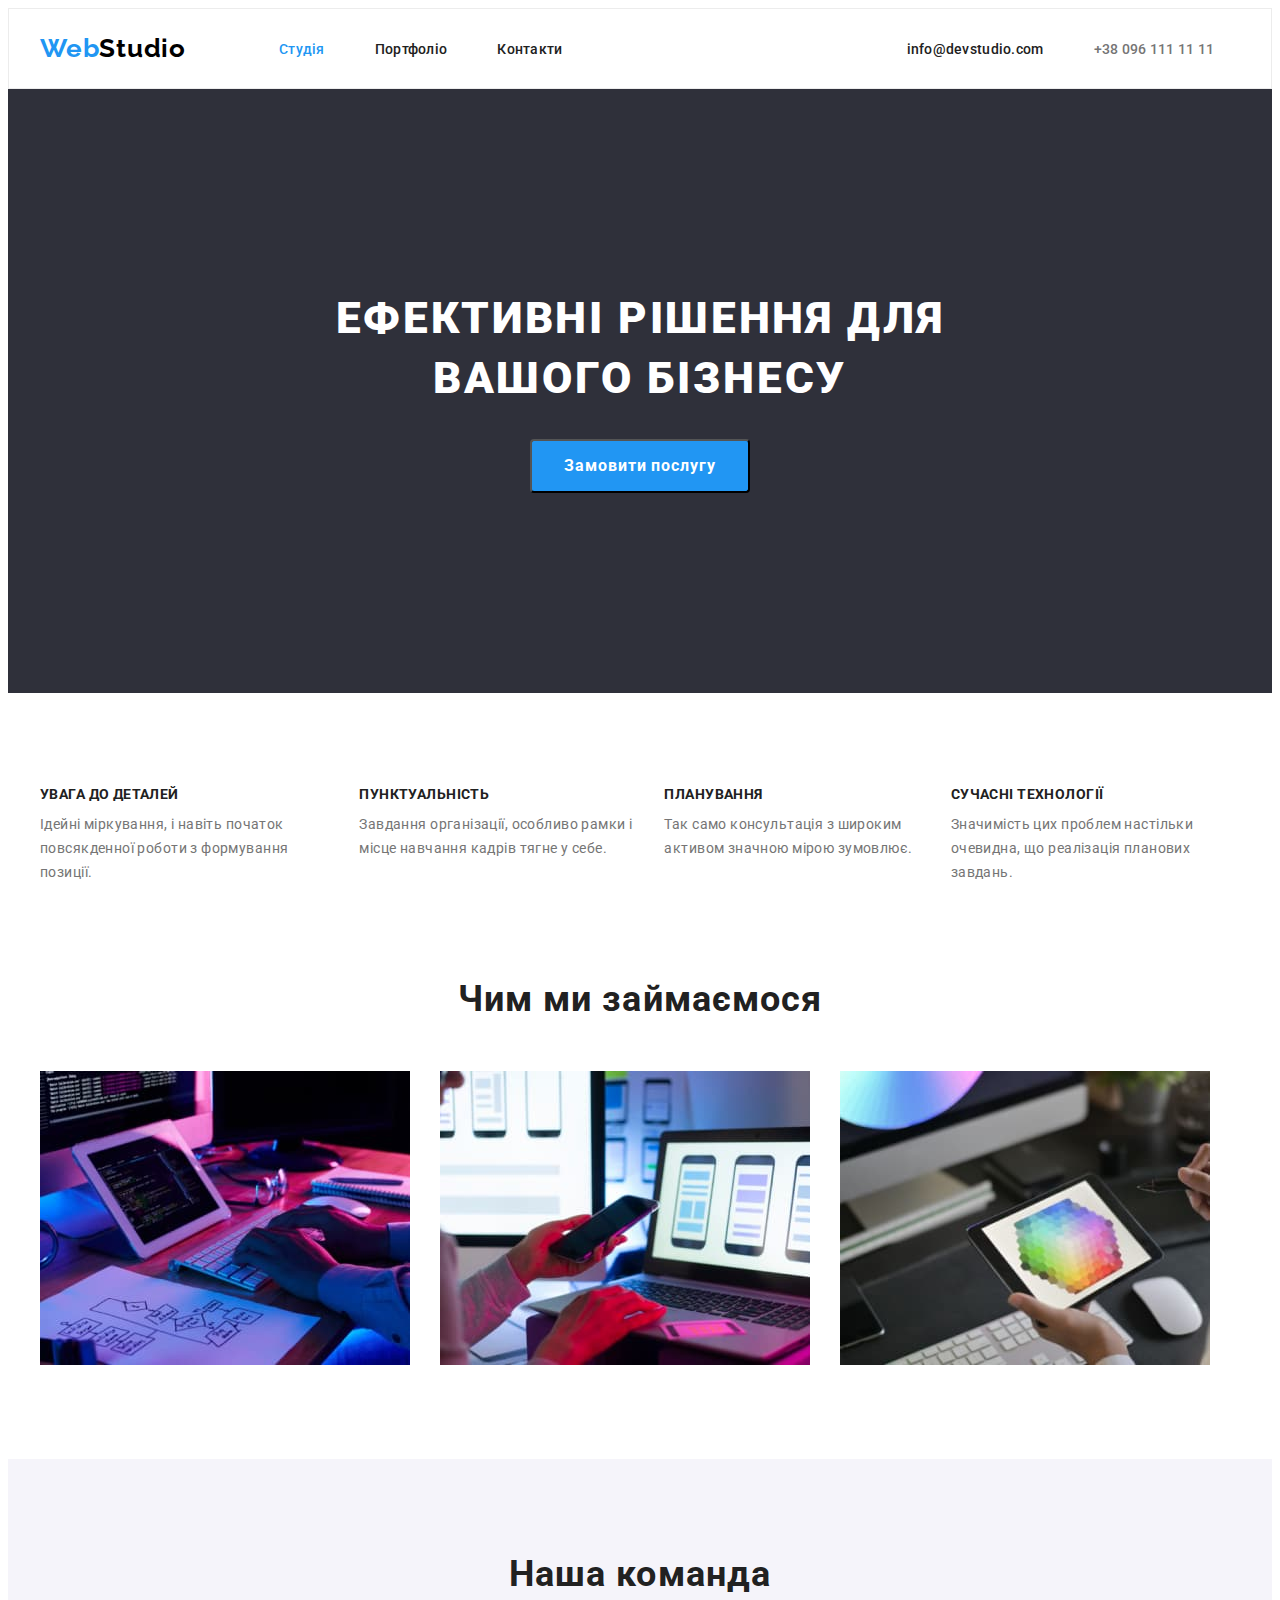
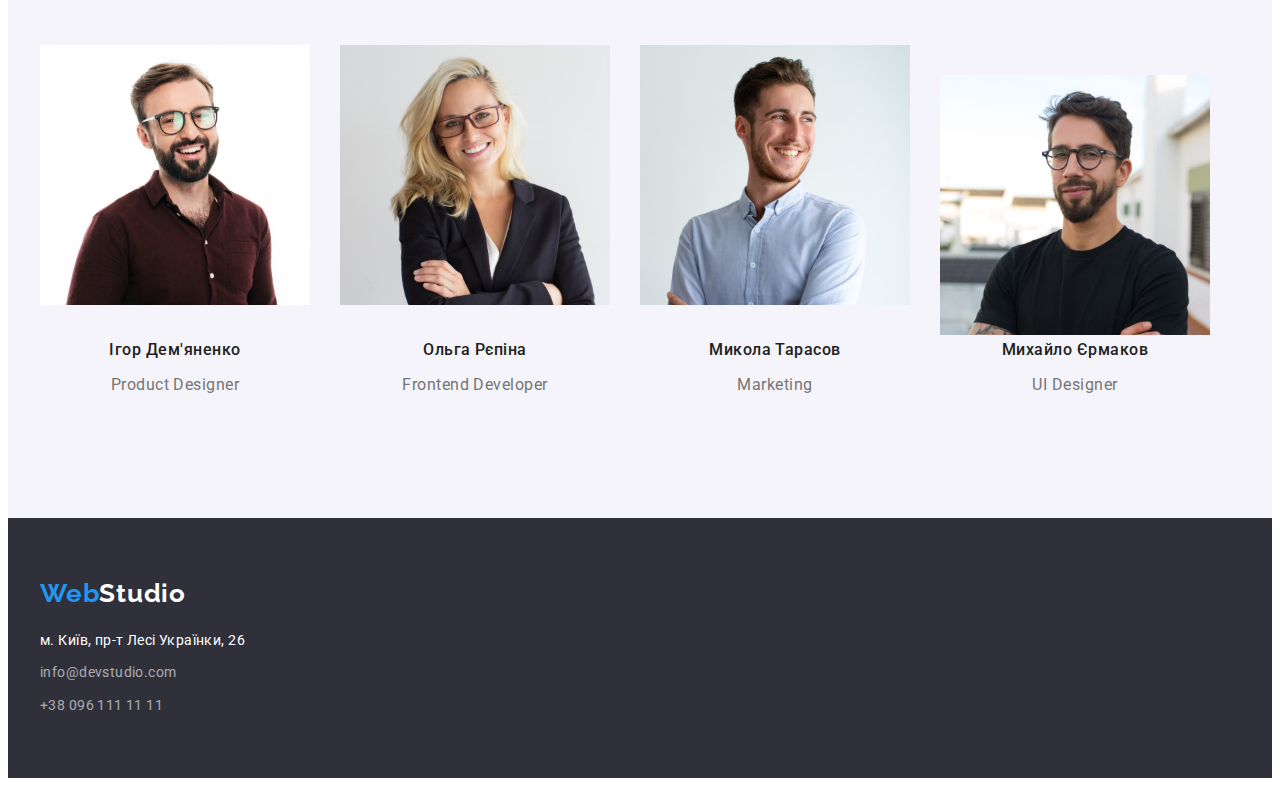
<file: index.html>
<!DOCTYPE html>
<html lang="uk">
  <head>
    <meta charset="UTF-8" />
    <meta http-equiv="X-UA-Compatible" content="IE=edge" />
    <meta name="viewport" content="width=device-width, initial-scale=1.0" />
    <title>Portfolio</title>
    <link rel="preconnect" href="https://fonts.googleapis.com" />
    <link rel="preconnect" href="https://fonts.gstatic.com" crossorigin />
    <link
      href="https://fonts.googleapis.com/css2?family=Raleway:wght@700&family=Roboto:wght@400;500;700;900&display=swap"
      rel="stylesheet"
    />
    <link
      rel="stylesheet"
      href="https://cdnjs.cloudflare.com/ajax/libs/modern-normalize/1.1.0/modern-normalize.min.css"
      integrity="sha512-wpPYUAdjBVSE4KJnH1VR1HeZfpl1ub8YT/NKx4PuQ5NmX2tKuGu6U/JRp5y+Y8XG2tV+wKQpNHVUX03MfMFn9Q=="
      crossorigin="anonymous"
      referrerpolicy="no-referrer"
    />
    <link rel="stylesheet" href="./css/styles.css" />
  </head>
  <body>
    <header class="header-page">
      <div class="container main-nav">
        <nav class="site">
          <a class="logo" href="/index.html"
            >Web<span class="black-logo">Studio</span></a
          >
          <ul class="site-nav">
            <li><a class="link current" href="/index.html">Студія</a></li>
            <li><a class="link" href="./portfolio.html">Портфоліо</a></li>
            <li><a class="link" href="">Контакти</a></li>
          </ul>
        </nav>
        <ul class="auth-nav">
          <li>
            <a class="link" href="mailto:info@devstudio.com"
              >info@devstudio.com</a
            >
          </li>
          <li>
            <a class="link tel" href="tel:+380961111111">+38 096 111 11 11</a>
          </li>
        </ul>
      </div>
    </header>
    <main>
      <section class="decision">
        <div class="container button-buy">
          <h1 class="title">Ефективні рішення для вашого бізнесу</h1>
          <button class="button" type="button">Замовити послугу</button>
        </div>
      </section>
      <section class="section-details">
        <div class="container details">
          <ul class="list">
            <li>
              <h2 class="sub-title">УВАГА ДО ДЕТАЛЕЙ</h2>
              <p class="description">
                Ідейні міркування, і навіть початок повсякденної роботи з
                формування позиції.
              </p>
            </li>
            <li>
              <h2 class="sub-title">ПУНКТУАЛЬНІСТЬ</h2>
              <p class="description">
                Завдання організації, особливо рамки і місце навчання кадрів
                тягне у себе.
              </p>
            </li>
            <li>
              <h2 class="sub-title">ПЛАНУВАННЯ</h2>
              <p class="description">
                Так само консультація з широким активом значною мірою зумовлює.
              </p>
            </li>
            <li>
              <h2 class="sub-title">СУЧАСНІ ТЕХНОЛОГІЇ</h2>
              <p class="description">
                Значимість цих проблем настільки очевидна, що реалізація
                планових завдань.
              </p>
            </li>
          </ul>
        </div>
      </section>
      <section class="hero">
        <div class="container">
          <h2 class="pre-title">Чим ми займаємося</h2>
          <ul class="list-do">
            <li>
              <a href=""
                ><img src="./img/img1.jpg" alt="набір символів" width="370"
              /></a>
            </li>
            <li>
              <a href=""
                ><img src="./img/img2.jpg" alt="розробка макету" width="370"
              /></a>
            </li>
            <li>
              <a href=""
                ><img src="./img/img3.jpg" alt="дизайн" width="370" />
              </a>
            </li>
          </ul>
        </div>
      </section>
      <section class="team">
        <div class="container">
          <h2 class="pre-title">Наша команда</h2>
          <ul class="list-team our-team">
            <li>
              <img src="./img/img4.jpg" alt="Ігор Дем'яненко" width="270" />
              <div class="title-profession">
                <h3 class="title-name">Ігор Дем'яненко</h3>
                <p class="description-name">Product Designer</p>
              </div>
            </li>

            <li>
              <img src="./img/img5.jpg" alt="Ольга Рєпіна" width="270" />
              <div class="title-profession">
                <h3 class="title-name">Ольга Рєпіна</h3>
                <p class="description-name">Frontend Developer</p>
              </div>
            </li>
            <li>
              <img src="./img/img6.jpg" alt="Микола Тарасов" width="270" />
              <div class="title-profession">
                <h3 class="title-name">Микола Тарасов</h3>
                <p class="description-name">Marketing</p>
              </div>
            </li>
            <li>
              <div class="title-profession">
                <img src="./img/img7.jpg" alt="Михайло Єрмаков" width="270" />
                <h3 class="title-name">Михайло Єрмаков</h3>

                <p class="description-name">UI Designer</p>
              </div>
            </li>
          </ul>
        </div>
      </section>
    </main>
    <footer class="footer">
      <div class="container">
        <a class="logo-footer" href="/index.html"
          >Web<span class="partlogo">Studio</span></a
        >
        <address class="adress">
          <a class="street" href="">м. Київ, пр-т Лесі Українки, 26</a>
          <ul class="communication">
            <li class="contact-item">
              <a class="contact mail" href="mailto:info@devstudio.com"
                >info@devstudio.com</a
              >
            </li>
            <li>
              <a class="contact" href="tel:+380961111111">+38 096 111 11 11</a>
            </li>
          </ul>
        </address>
      </div>
    </footer>
  </body>
</html>
</file>
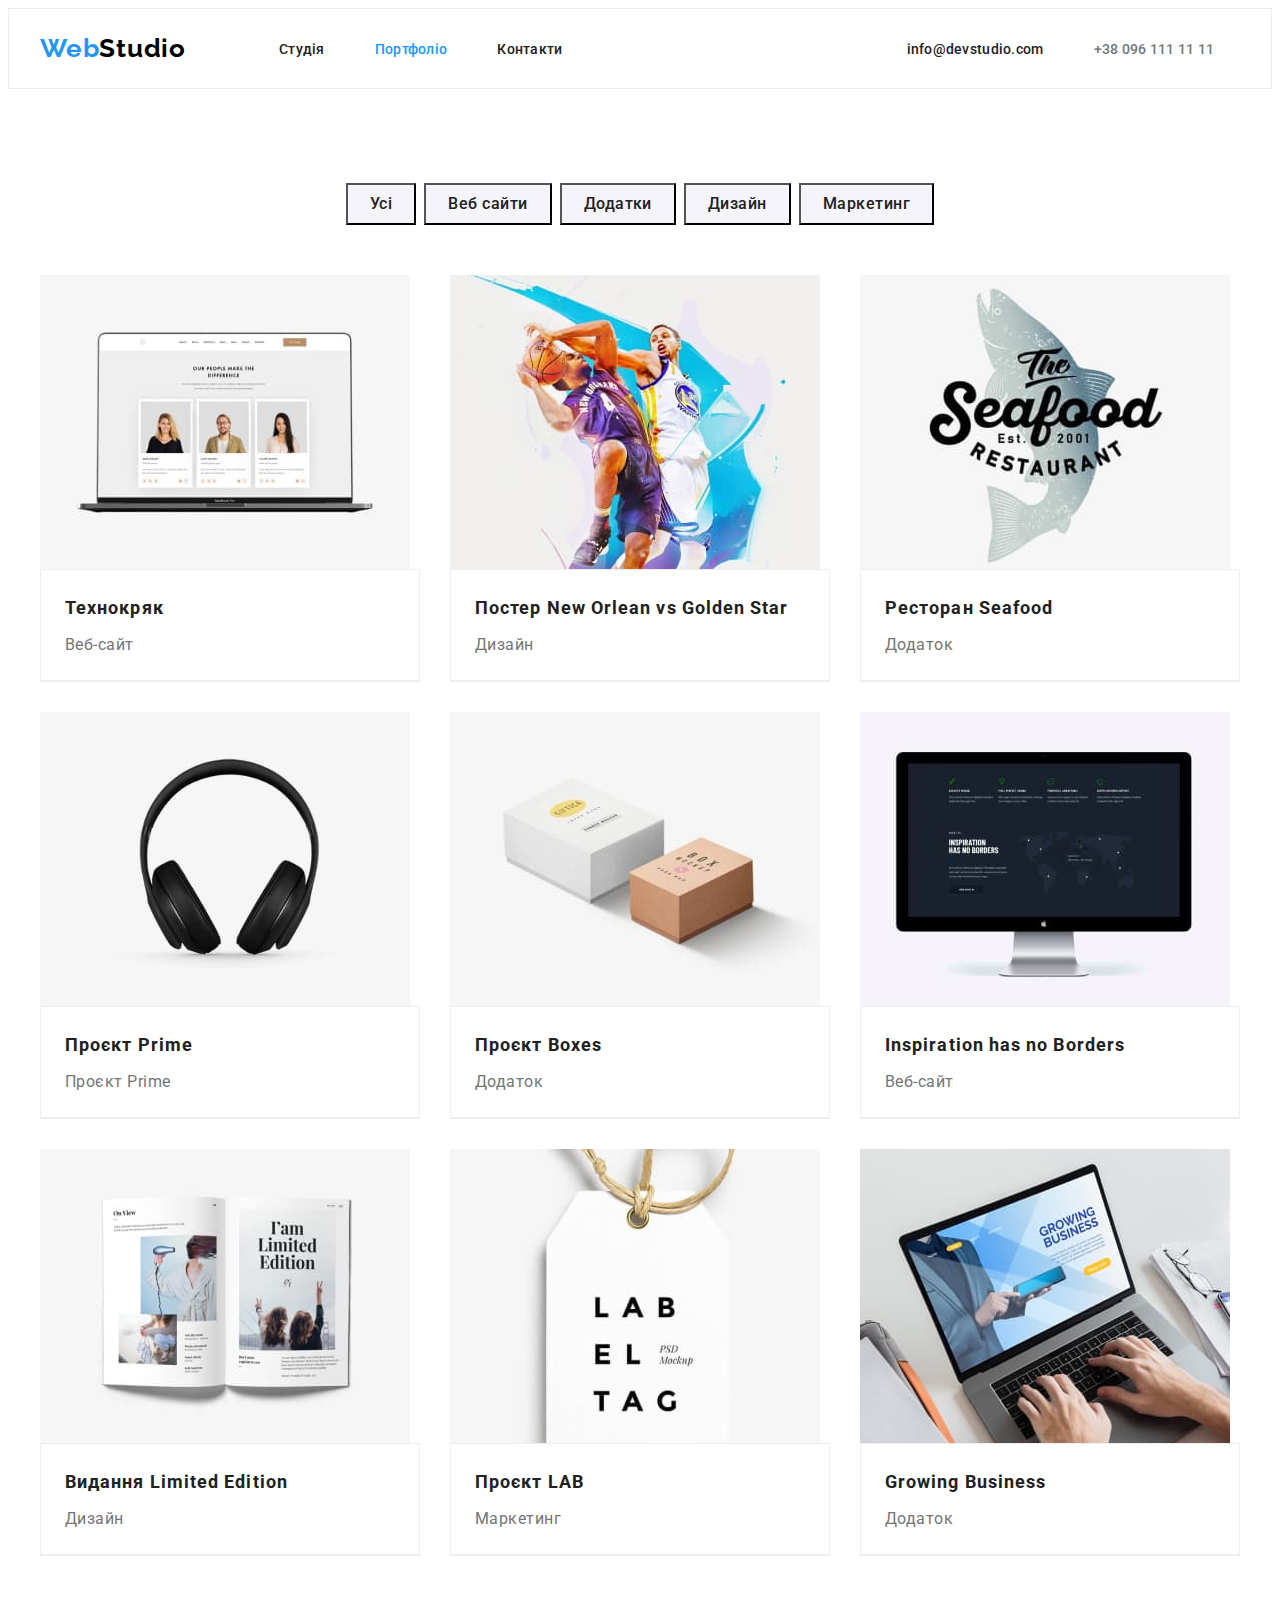
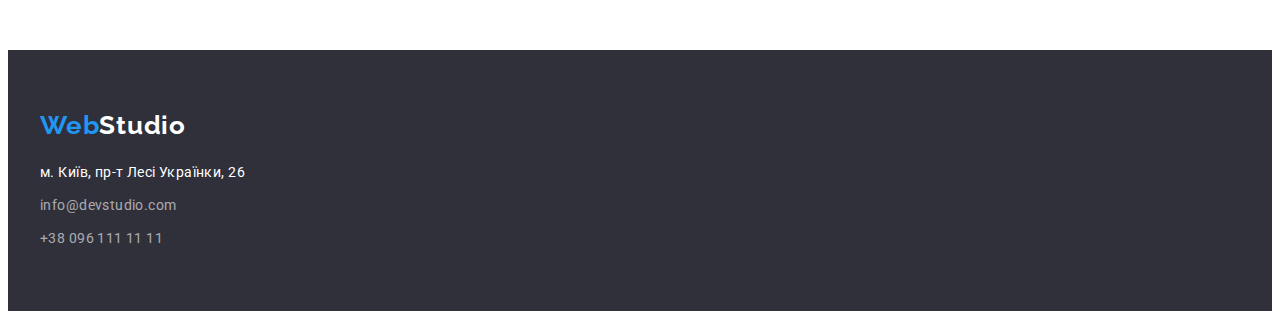
<file: portfolio.html>
<!DOCTYPE html>
<html lang="uk">
  <head>
    <meta charset="UTF-8" />
    <meta http-equiv="X-UA-Compatible" content="IE=edge" />
    <meta name="viewport" content="width=device-width, initial-scale=1.0" />
    <title>Portfolio</title>
    <link rel="preconnect" href="https://fonts.googleapis.com" />
    <link rel="preconnect" href="https://fonts.gstatic.com" crossorigin />
    <link
      href="https://fonts.googleapis.com/css2?family=Raleway:wght@700&family=Roboto:wght@400;500;700;900&display=swap"
      rel="stylesheet"
    />
    <link
      rel="stylesheet"
      href="https://cdnjs.cloudflare.com/ajax/libs/modern-normalize/1.1.0/modern-normalize.min.css"
      integrity="sha512-wpPYUAdjBVSE4KJnH1VR1HeZfpl1ub8YT/NKx4PuQ5NmX2tKuGu6U/JRp5y+Y8XG2tV+wKQpNHVUX03MfMFn9Q=="
      crossorigin="anonymous"
      referrerpolicy="no-referrer"
    />
    <link rel="stylesheet" href="./css/styles.css" />
  </head>
  <body>
    <header class="header-page">
      <div class="container main-nav">
        <nav class="site">
          <a class="logo" href="./index.html"
            >Web<span class="black-logo">Studio</span></a
          >
          <ul class="site-nav">
            <li><a class="link" href="./index.html">Студія</a></li>
            <li>
              <a class="link current" href="/portfolio.html">Портфоліо</a>
            </li>
            <li><a class="link" href="">Контакти</a></li>
          </ul>
        </nav>
        <ul class="auth-nav">
          <li>
            <a class="link" href="mailto:info@devstudio.com"
              >info@devstudio.com</a
            >
          </li>
          <li>
            <a class="link tel" href="tel:+380961111111">+38 096 111 11 11</a>
          </li>
        </ul>
      </div>
    </header>
    <main>
      <section class="type-button">
        <div class="container">
          <div class="filter-button">
            <ul class="list-button">
              <li>
                <button class="button-filter" type="button">Усі</button>
              </li>
              <li>
                <button class="button-filter" type="button">Веб сайти</button>
              </li>
              <li>
                <button class="button-filter" type="button">Додатки</button>
              </li>
              <li>
                <button class="button-filter" type="button">Дизайн</button>
              </li>
              <li>
                <button class="button-filter" type="button">Маркетинг</button>
              </li>
            </ul>
          </div>
          <ul class="list-image">
            <li class="portfolio-image">
              <a class="link-img" href=""
                ><img src="./img/img8.jpg" alt="Ноутбук" width="370" />
                <div class="description-image">
                  <h2 class="title-description">Технокряк</h2>
                  <p class="sub-description">Веб-сайт</p>
                </div>
              </a>
            </li>
            <li class="portfolio-image">
              <a class="link-img" href=""
                ><img src="./img/img9.jpg" alt="Баскетбол" width="370" />
                <div class="description-image">
                  <h2 class="title-description">
                    Постер New Orlean vs Golden Star
                  </h2>
                  <p class="sub-description">Дизайн</p>
                </div>
              </a>
            </li>
            <li class="portfolio-image">
              <a class="link-img" href=""
                ><img src="./img/img10.jpg" alt="Риба" width="370" />
                <div class="description-image">
                  <h2 class="title-description">Ресторан Seafood</h2>
                  <p class="sub-description">Додаток</p>
                </div>
              </a>
            </li>
            <li class="portfolio-image">
              <a class="link-img" href=""
                ><img src="./img/img11.jpg" alt="Навушники" width="370" />
                <div class="description-image">
                  <h2 class="title-description">Проєкт Prime</h2>
                  <p class="sub-description">Проєкт Prime</p>
                </div>
              </a>
            </li>
            <li class="portfolio-image">
              <a class="link-img" href=""
                ><img src="./img/img12.jpg" alt="Коробки" width="370" />
                <div class="description-image">
                  <h2 class="title-description">Проєкт Boxes</h2>
                  <p class="sub-description">Додаток</p>
                </div>
              </a>
            </li>
            <li class="portfolio-image">
              <a class="link-img" href=""
                ><img src="./img/img13.jpg" alt="Монітор" width="370" />
                <div class="description-image">
                  <h2 class="title-description">Inspiration has no Borders</h2>
                  <p class="sub-description">Веб-сайт</p>
                </div>
              </a>
            </li>
            <li class="portfolio-image">
              <a class="link-img" href=""
                ><img src="./img/img14.jpg" alt="Книга" width="370" />
                <div class="description-image">
                  <h2 class="title-description">Видання Limited Edition</h2>
                  <p class="sub-description">Дизайн</p>
                </div>
              </a>
            </li>
            <li class="portfolio-image">
              <a class="link-img" href=""
                ><img src="./img/img15.jpg" alt="Брелок" width="370" />
                <div class="description-image">
                  <h2 class="title-description">Проєкт LAB</h2>
                  <p class="sub-description">Маркетинг</p>
                </div>
              </a>
            </li>
            <li class="portfolio-image">
              <a class="link-img" href=""
                ><img src="./img/img16.jpg" alt="Ноутбук" width="370" />
                <div class="description-image">
                  <h2 class="title-description">Growing Business</h2>
                  <p class="sub-description">Додаток</p>
                </div>
              </a>
            </li>
          </ul>
        </div>
      </section>
    </main>
    <footer class="footer">
      <div class="container">
        <a class="logo-footer" href="/index.html"
          >Web<span class="partlogo">Studio</span></a
        >
        <address class="adress">
          <a class="street" href="">м. Київ, пр-т Лесі Українки, 26</a>
          <ul class="communication">
            <li class="contact-item">
              <a class="contact" href="mailto:info@devstudio.com"
                >info@devstudio.com</a
              >
            </li>
            <li>
              <a class="contact" href="tel:+380961111111">+38 096 111 11 11</a>
            </li>
          </ul>
        </address>
      </div>
    </footer>
  </body>
</html>
</file>
<file: css/styles.css>
body {
  font-family: "Roboto", sans-serif;
  font-style: normal;
  background-color: #ffffff;
}
:root {
  --brand-color: #ffffff;
  --text-color: #212121;
  --button-color: #2196f3;
}

p,
h1,
h2,
h3,
h4,
h5,
h6 {
  margin: 0;
}
ul,
ol {
  margin: 0;
  padding-left: 0;
}
button {
  cursor: pointer;
}
address {
  font-style: normal;
  margin-top: 20px;
}
img {
  display: block;
}

.container {
  width: 1200px;
  padding-left: 15px;
  padding-right: 15px;
  margin: 0 auto;
}

.header-page {
  padding-top: 24px;
  padding-bottom: 24px;
  border: 1px solid #ececec;
  display: flex;
  align-items: center;
}

.logo {
  font-family: "Raleway";
  font-weight: 700;
  font-size: 26px;
  line-height: 1.19;
  letter-spacing: 0.03em;
  color: var(--button-color);
  text-decoration: none;
  margin-right: 93px;
}
.black-logo {
  color: #000;
}
.partlogo {
  color: var(--brand-color);
}

.button-buy {
  display: flex;
  flex-direction: column;
  align-items: center;
}
.decision {
  padding-top: 200px;
  padding-bottom: 200px;
  background-color: #2f303a;
  display: flex;
  align-items: center;
}
.footer {
  background-color: #2f303a;
}

.site-nav,
.auth-nav,
.communication,
.list,
.header-page,
.list-button,
.list-image,
.list-do,
.list-team {
  list-style-type: none;
}
.link {
  font-weight: 500;
  font-size: 14px;
  line-height: 1.14;
  letter-spacing: 0.02em;
  color: var(--text-color);
  text-decoration: none;
}

.link:hover,
.link:focus {
  color: var(--button-color);
}
.link:active {
  color: var(--button-color);
}

.tel {
  color: #757575;
}
.street {
  font-size: 14px;
  line-height: 1.71;
  letter-spacing: 0.03em;
  color: var(--brand-color);
  text-decoration: none;
  font-style: normal;
  margin-bottom: 9px;
}
.contact {
  font-size: 14px;
  line-height: 1.71;
  letter-spacing: 0.03em;
  color: rgba(255, 255, 255, 0.6);
  text-decoration: none;
  font-style: normal;
  margin-bottom: 9px;
}

.current {
  color: #2196f3;
}

.title {
  font-weight: 900;
  font-size: 44px;
  line-height: 1.36;
  letter-spacing: 0.06em;
  text-align: center;
  color: var(--brand-color);
  text-transform: uppercase;
  margin-bottom: 30px;
  max-width: 696px;
}
.button {
  background-color: var(--button-color);
  font-weight: 700;
  font-size: 16px;
  line-height: 1.88;
  letter-spacing: 0.06em;
  color: var(--brand-color);
  font-family: inherit;
  border-radius: 4px;
  padding: 10px 32px;
  min-width: 216px;
  text-align: center;
  display: inline-block;
}

.list {
  display: flex;
  gap: 30px;
}

.details {
  display: flex;
}

.list-do {
  display: flex;
  gap: 30px;
}

.pre-title {
  font-weight: 700;
  font-size: 36px;
  line-height: 1.17;
  letter-spacing: 0.03em;
  color: var(--text-color);
  margin-bottom: 50px;
  text-align: center;
}
.description {
  font-size: 14px;
  line-height: 1.71;
  letter-spacing: 0.03em;
  color: #757575;
}
.sub-title {
  font-weight: 700;
  font-size: 14px;
  line-height: 1.14;
  letter-spacing: 0.03em;
  text-transform: uppercase;
  color: var(--text-color);
  margin-bottom: 10px;
}
.type-button {
  text-decoration: none;
  background-color: #fff;
  padding-top: 94px;
  padding-bottom: 94px;
}

.filter-button {
  display: flex;
  justify-content: center;
}
.list-button {
  display: flex;
  gap: 8px;
  text-align: center;
}
.hero {
  padding-bottom: 94px;
}
.link-img {
  text-decoration: none;
}
.team {
  background-color: #f5f4fa;
  padding-top: 94px;
  padding-bottom: 94px;
}

.our-team {
  display: flex;
}
.list-team {
  display: flex;
  gap: 30px;
}
.filter {
  background-color: #f5f4fa;
  color: var(--text-color);
}
.button-filter {
  background-color: #f5f4fa;
  font-weight: 500;
  font-size: 16px;
  line-height: 1.62;
  text-align: center;
  letter-spacing: 0.03em;
  color: var(--text-color);
  font-family: Roboto, sans-serif;
  padding-top: 6px;
  padding-bottom: 6px;
  padding-left: 22px;
  padding-right: 22px;
}
.button-filter:hover,
.button-filter:focus {
  background: var(--button-color);
  font-weight: 500;
  font-size: 16px;
  line-height: 1.62;
  text-align: center;
  letter-spacing: 0.03em;
  color: var(--brand-color);
}

.button-filter:active {
  background: var(--button-color);
  color: var(--brand-color);
}
.title-name {
  font-weight: 500;
  font-size: 16px;
  line-height: 1.87;
  letter-spacing: 0.03em;
  color: var(--text-color);
  margin-bottom: 10px;
  text-align: center;
}
.title-description {
  font-weight: 700;
  font-size: 18px;
  line-height: 2;
  letter-spacing: 0.06em;
  color: var(--text-color);

  margin-bottom: 4px;
}
.sub-description {
  font-size: 16px;
  line-height: 1.88;
  letter-spacing: 0.03em;
  color: #757575;
}
.footer {
  padding-top: 60px;
  padding-bottom: 60px;
}
.list-button {
  margin-bottom: 50px;
}

.list-image {
  display: flex;
  gap: 30px;
  flex-wrap: wrap;
}

.portfolio-image {
  width: calc((100% - 60px) / 3);

  border-bottom: 1px solid #eeeeee;
}

.auth-nav {
  display: flex;
  gap: 50px;
  align-items: center;
  margin-left: 344px;
}
.site-nav {
  display: flex;
  gap: 50px;
}
.site {
  display: flex;
  align-items: center;
}
.main-nav {
  display: flex;
}
.description-name {
  font-size: 16px;
  line-height: 1.19;
  text-align: center;
  letter-spacing: 0.03em;
  color: #757575;
}

.title-profession {
  padding-top: 30px;
  padding-bottom: 30px;
}
.logo-footer {
  font-family: "Raleway";
  font-weight: 700;
  font-size: 26px;
  line-height: 1.19;
  letter-spacing: 0.03em;
  color: var(--button-color);
  text-decoration: none;
  margin-bottom: 20px;
}
.description-image {
  padding-top: 20px;
  padding-bottom: 20px;
  padding-left: 24px;
  padding-right: 24px;
  border: 1px solid #EEEEEE;
}
.section-details {
  padding-top: 94px;
  padding-bottom: 94px;
}
.contact-item {
  margin-bottom: 9px;
}
.communication {
  margin-top: 9px;
}
</file>
